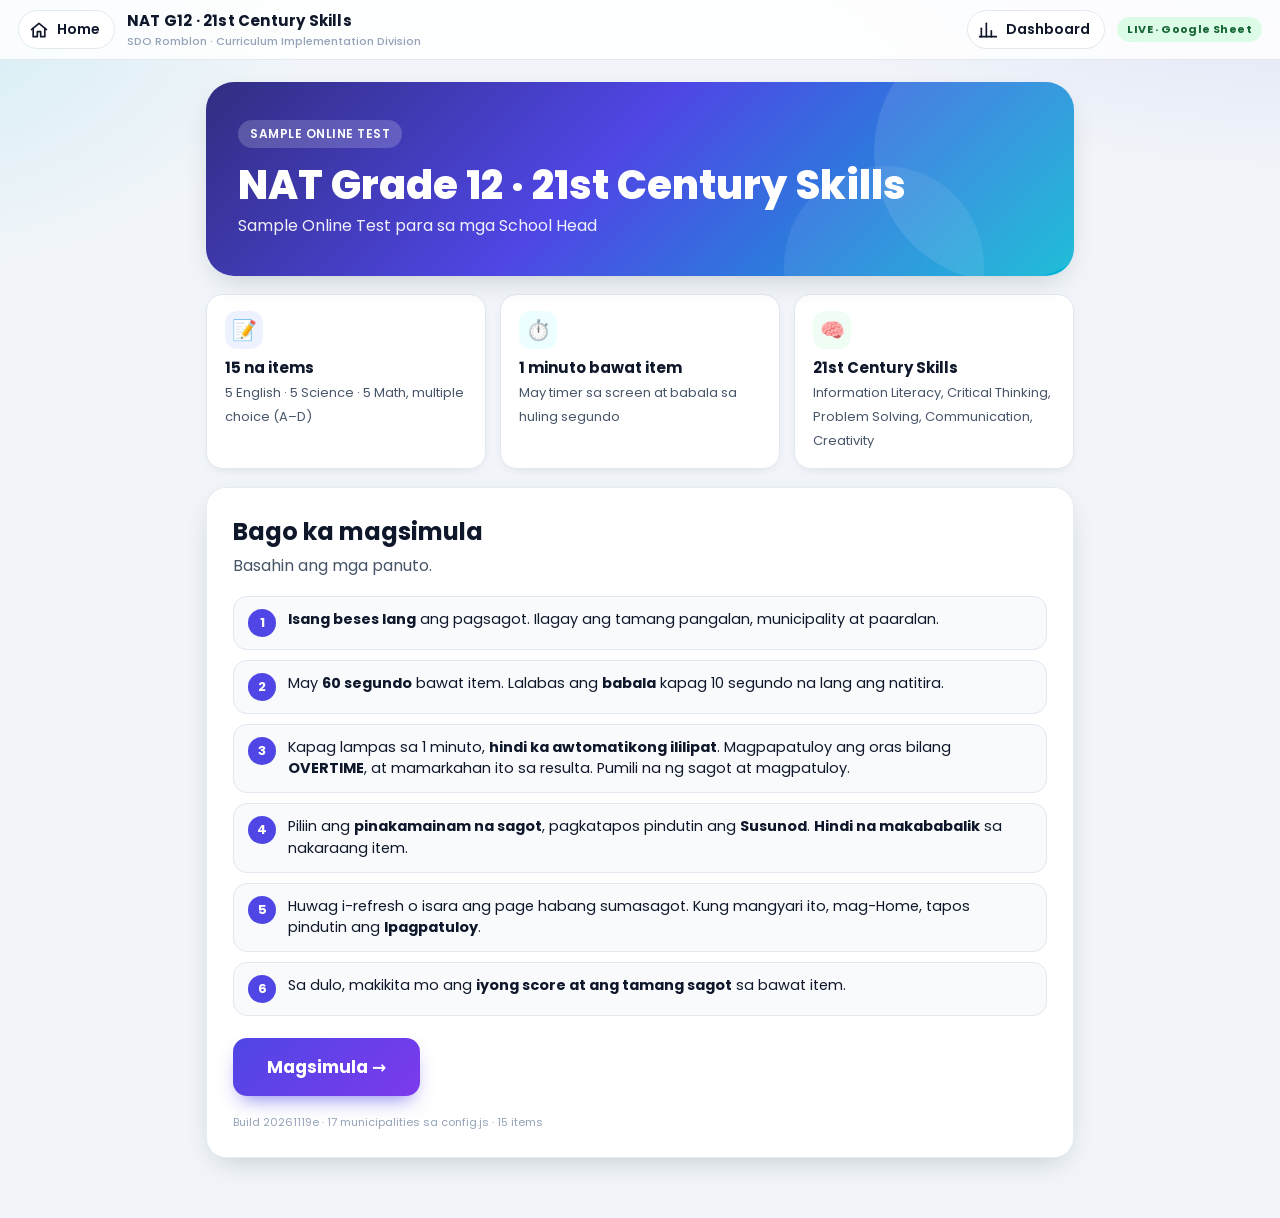
<file: index.html>
<!doctype html>
<html lang="fil">
<head>
<meta charset="utf-8">
<meta name="viewport" content="width=device-width,initial-scale=1">
<title>NAT Grade 12 · 21st Century Skills — Sample Online Test</title>
<link rel="stylesheet" href="style.css?v=20261119e">
</head>
<body>

<header class="topbar">
  <a class="home-btn" id="homeBtn" href="#" aria-label="Home">
    <svg viewBox="0 0 24 24" fill="none" stroke="currentColor" stroke-width="2" stroke-linecap="round" stroke-linejoin="round"><path d="M3 11.5 12 4l9 7.5"/><path d="M5 10v10h5v-6h4v6h5V10"/></svg>
    Home
  </a>
  <div class="brand">NAT G12 · 21st Century Skills<small id="evt"></small></div>
  <div class="spacer"></div>
  <a class="home-btn" id="facBtn" href="dashboard.html" title="Para sa facilitator (may PIN)">
    <svg viewBox="0 0 24 24" fill="none" stroke="currentColor" stroke-width="2" stroke-linecap="round" stroke-linejoin="round"><path d="M4 20V10"/><path d="M10 20V4"/><path d="M16 20v-7"/><path d="M22 20H2"/></svg>
    Dashboard
  </a>
  <span class="badge" id="modeBadge"></span>
</header>

<main class="wrap">

  <!-- ============ 1. INSTRUCTIONS (unang pahina) ============ -->
  <section id="s-intro">
    <div class="hero">
      <span class="tag" id="heroTag">SAMPLE ONLINE TEST</span>
      <h1 id="heroTitle"></h1>
      <p id="heroSub"></p>
    </div>

    <div class="grid3">
      <div class="mini"><div class="ico" style="background:#eef2ff">📝</div><b>15 na items</b><span>5 English · 5 Science · 5 Math, multiple choice (A–D)</span></div>
      <div class="mini"><div class="ico" style="background:#ecfeff">⏱️</div><b id="miniTime">1 minuto bawat item</b><span>May timer sa screen at babala sa huling segundo</span></div>
      <div class="mini"><div class="ico" style="background:#f0fdf4">🧠</div><b>21st Century Skills</b><span>Information Literacy, Critical Thinking, Problem Solving, Communication, Creativity</span></div>
    </div>

    <div class="card" style="margin-top:18px">
      <h2 style="margin:0 0 4px">Bago ka magsimula</h2>
      <p style="margin:0;color:var(--ink2)">Basahin ang mga panuto.</p>
      <ul class="rules">
        <li><i>1</i><div><b>Isang beses lang</b> ang pagsagot. Ilagay ang tamang pangalan, municipality at paaralan.</div></li>
        <li><i>2</i><div>May <b id="r60">60 segundo</b> bawat item. Lalabas ang <b>babala</b> kapag <span id="rWarn">10</span> segundo na lang ang natitira.</div></li>
        <li><i>3</i><div>Kapag lampas sa 1 minuto, <b>hindi ka awtomatikong ililipat</b>. Magpapatuloy ang oras bilang <b>OVERTIME</b>, at mamarkahan ito sa resulta. Pumili na ng sagot at magpatuloy.</div></li>
        <li><i>4</i><div>Piliin ang <b>pinakamainam na sagot</b>, pagkatapos pindutin ang <b>Susunod</b>. <b>Hindi na makababalik</b> sa nakaraang item.</div></li>
        <li><i>5</i><div>Huwag i-refresh o isara ang page habang sumasagot. Kung mangyari ito, mag-Home, tapos pindutin ang <b>Ipagpatuloy</b>.</div></li>
        <li><i>6</i><div>Sa dulo, makikita mo ang <b>iyong score at ang tamang sagot</b> sa bawat item.</div></li>
      </ul>

      <div id="resumeBox" class="hide" style="margin-top:18px;padding:16px;border-radius:16px;background:#fffbeb;border:1px solid #fde68a">
        <b>May hindi pa tapos na test:</b> <span id="resumeWho"></span>
        <div style="margin-top:10px;display:flex;gap:10px;flex-wrap:wrap">
          <button class="btn" id="btnResume">▶ Ipagpatuloy</button>
          <button class="btn ghost" id="btnDiscard">Magsimula ng bago</button>
        </div>
      </div>

      <div style="margin-top:22px"><button class="btn big" id="btnStart">Magsimula →</button></div>
      <p id="verTag" style="margin:18px 0 0;font-size:11px;color:#94a3b8"></p>
    </div>
  </section>

  <!-- ============ 2. REGISTRATION ============ -->
  <section id="s-reg" class="hide">
    <div class="card">
      <h2 style="margin:0 0 4px">Sino ka?</h2>
      <p style="margin:0 0 6px;color:var(--ink2)">Gagamitin ito para sa buod ng resulta ng buong klase, ayon sa municipality.</p>
      <div class="field"><label for="fName">Buong pangalan</label><input id="fName" autocomplete="name" placeholder="hal. Juan D. Dela Cruz"></div>
      <div class="field"><label for="fDistrict">Municipality</label><select id="fDistrict"><option value="">— Pumili ng municipality —</option></select></div>
      <div class="field"><label for="fSchool">Paaralan</label><input id="fSchool" placeholder="Pangalan ng paaralan"></div>
      <div class="err" id="regErr"></div>
      <div style="display:flex;gap:10px;margin-top:6px">
        <button class="btn ghost" id="btnBack">← Bumalik</button>
        <button class="btn green big" id="btnGo">Simulan ang test ▶</button>
      </div>
    </div>
  </section>

  <!-- ============ 3. TEST ============ -->
  <section id="s-test" class="hide">
    <div class="card">
      <div class="pips" id="pips"></div>
      <div class="thead">
        <span class="itemno" id="itemNo"></span>
        <span class="chip" id="chipSubj"></span>
        <div class="timer" id="timer">
          <div class="tlabel">Natitirang<br>oras</div>
          <div class="ring">
            <svg viewBox="0 0 80 80"><circle class="bg" cx="40" cy="40" r="34" fill="none" stroke-width="8"/><circle class="fg" id="ringFg" cx="40" cy="40" r="34" fill="none" stroke-width="8" stroke-linecap="round"/></svg>
            <div class="t" id="tText">1:00</div>
          </div>
        </div>
      </div>
      <div class="banner" id="banner"></div>
      <div class="skillrow" id="skillRow"></div>
      <div class="stem" id="stem"></div>
      <div class="opts" id="opts"></div>
      <div class="foot">
        <button class="btn" id="btnNext" disabled>Susunod →</button>
        <span class="hint" id="hint">Pumili muna ng sagot.</span>
      </div>
    </div>
  </section>

  <!-- ============ 4. RESULT ============ -->
  <section id="s-result" class="hide">
    <div class="card">
      <h2 style="margin:0 0 4px">Tapos na, <span id="resName"></span>! 🎉</h2>
      <p style="margin:0 0 18px;color:var(--ink2)">Naipadala na ang iyong sagot. Narito ang iyong score.</p>
      <div class="score">
        <div class="bigscore"><span id="resScore">0</span><small>/15</small></div>
        <div class="bars" id="resBars"></div>
      </div>
      <h3 style="margin:26px 0 4px">Ayon sa 21st Century Skill</h3>
      <div class="bars" id="resSkill"></div>
      <div style="margin-top:22px"><button class="btn ghost" id="btnNew">⌂ Tapos na, bumalik sa Home</button></div>
    </div>
    <h3 style="margin:26px 4px 0">Review: iyong sagot at ang tamang sagot</h3>
    <div id="review"></div>
  </section>
</main>

<div class="modal hide" id="mHome">
  <div class="box">
    <h3>Aalis ka ba sa test?</h3>
    <p style="margin:0;color:var(--ink2)">Tuloy pa rin ang takbo ng oras ng kasalukuyang item. Puwede kang bumalik at pindutin ang <b>Ipagpatuloy</b>.</p>
    <div class="row"><button class="btn ghost" id="mStay">Manatili</button><button class="btn" id="mLeave">Umalis</button></div>
  </div>
</div>

<script src="config.js?v=20261119e"></script>
<script src="items.js?v=20261119e"></script>
<script src="api.js?v=20261119e"></script>
<script>
(function(){
  const C = window.CONFIG, ITEMS = window.ITEMS, N = ITEMS.length, KEY = "nat21_state_v1";
  const $ = id => document.getElementById(id);
  let st = null, tick = null, queue = Promise.resolve();

  /* ---------- setup ---------- */
  $("evt").textContent = C.EVENT;
  $("heroTitle").textContent = C.TITLE;
  $("heroSub").textContent = C.SUBTITLE;
  $("miniTime").textContent = (C.SECONDS_PER_ITEM === 60 ? "1 minuto" : C.SECONDS_PER_ITEM + " segundo") + " bawat item";
  $("r60").textContent = C.SECONDS_PER_ITEM + " segundo";
  $("rWarn").textContent = C.WARN_AT;
  const mb = $("modeBadge");
  mb.textContent = Api.mode === "live" ? "LIVE · Google Sheet" : "DEMO MODE";
  mb.className = "badge " + (Api.mode === "live" ? "live" : "demo");
  $("verTag").textContent = "Build 20261119e · " + C.DISTRICTS.length + " municipalities sa config.js · " + window.ITEMS.length + " items";
  C.DISTRICTS.forEach(d => { const o = document.createElement("option"); o.value = o.textContent = d; $("fDistrict").appendChild(o); });

  function save(){ localStorage.setItem(KEY, JSON.stringify(st)); }
  function load(){ try { st = JSON.parse(localStorage.getItem(KEY) || "null"); } catch(e){ st = null; } }
  function show(id){
    ["s-intro","s-reg","s-test","s-result"].forEach(s => $(s).classList.toggle("hide", s !== id));
    window.scrollTo(0,0);
    if (id !== "s-test") stopTick();
  }
  function enqueue(ev){ queue = queue.then(() => Api.sendRetry(ev, 4)); return queue; }
  function progressEv(){
    return { event:"progress", id:st.id, name:st.name, school:st.school, district:st.district, current:st.idx, answers:st.answers, times:st.times, score:Api.scoreOf(st.answers).total };
  }

  /* ---------- intro / resume ---------- */
  /* Ipadala ulit sa Google Sheet ang mga sagot na hindi pa nakarating (hal. sinagutan bago naka-set ang URL) */
  function resyncIfNeeded(){
    if (Api.mode !== "live" || !st || st.liveSent) return;
    st.liveSent = true; save();
    enqueue({ event:"register", id:st.id, name:st.name, school:st.school, district:st.district });
    if (st.phase === "done") {
      const sc = Api.scoreOf(st.answers);
      enqueue({ event:"finish", id:st.id, name:st.name, school:st.school, district:st.district, answers:st.answers, times:st.times,
                score:sc.total, eng:sc.by.English, sci:sc.by.Science, math:sc.by.Math,
                totalSecs:st.times.reduce((a, b) => a + (b || 0), 0) });
    } else enqueue(progressEv());
  }

  function refreshIntro(){
    load(); resyncIfNeeded();
    const box = $("resumeBox");
    if (st && st.phase === "test") {
      box.classList.remove("hide");
      $("resumeWho").textContent = st.name + " (item " + (st.idx+1) + " ng " + N + ")";
    } else if (st && st.phase === "done") {
      box.classList.remove("hide");
      $("resumeWho").textContent = st.name + " (tapos na, makikita ang resulta)";
      $("btnResume").textContent = "Tingnan ang resulta";
    } else box.classList.add("hide");
    show("s-intro");
  }
  $("btnStart").onclick = () => show("s-reg");
  $("btnBack").onclick = () => show("s-intro");
  $("btnDiscard").onclick = () => { localStorage.removeItem(KEY); st = null; $("btnResume").textContent = "▶ Ipagpatuloy"; refreshIntro(); };
  $("btnResume").onclick = () => { if (!st) return; if (st.phase === "done") renderResult(); else { show("s-test"); renderItem(); startTick(); } };
  $("btnNew").onclick = () => { localStorage.removeItem(KEY); st = null; $("btnResume").textContent = "▶ Ipagpatuloy"; refreshIntro(); };

  /* Home button: may kumpirmasyon habang nasa test */
  $("homeBtn").onclick = e => {
    e.preventDefault();
    if (!$("s-test").classList.contains("hide")) $("mHome").classList.remove("hide");
    else refreshIntro();
  };
  $("mStay").onclick = () => $("mHome").classList.add("hide");
  $("mLeave").onclick = () => { $("mHome").classList.add("hide"); refreshIntro(); };

  /* ---------- register & start ---------- */
  $("btnGo").onclick = () => {
    const name = $("fName").value.trim(), district = $("fDistrict").value, school = $("fSchool").value.trim();
    if (name.length < 3) return $("regErr").textContent = "Ilagay ang buong pangalan.";
    if (!district) return $("regErr").textContent = "Pumili ng municipality.";
    if (school.length < 3) return $("regErr").textContent = "Ilagay ang pangalan ng paaralan.";
    $("regErr").textContent = "";
    const id = "P" + Date.now().toString(36) + Math.random().toString(36).slice(2,6);
    st = { id, name, school, district, phase:"test", idx:0, answers:Array(N).fill(""), times:Array(N).fill(null), itemStart:Date.now(), startedAt:Date.now() };
    st.liveSent = true; save();
    enqueue({ event:"register", id, name, school, district });
    enqueue(progressEv());
    show("s-test"); renderItem(); startTick();
  };

  /* ---------- render item ---------- */
  function renderItem(){
    const i = st.idx, it = ITEMS[i];
    $("pips").innerHTML = ITEMS.map((_, k) => `<div class="pip ${k < i ? "done" : k === i ? "cur" : ""}"></div>`).join("");
    $("itemNo").textContent = `Item ${i+1} ng ${N}`;
    const cs = $("chipSubj"); cs.textContent = it.subject === "Math" ? "Mathematics" : it.subject; cs.className = "chip " + it.subject;
    $("skillRow").innerHTML = `<span class="chip soft">21st Century Skill: ${it.skill}</span><span class="chip soft">Sub-skill: ${it.subskill}</span><span class="chip soft">Content: ${it.content}</span>`;
    $("stem").innerHTML = it.stem;
    $("opts").innerHTML = it.options.map((t, k) => {
      const L = "ABCD"[k];
      return `<button class="opt ${st.answers[i] === L ? "sel" : ""}" data-l="${L}"><span class="L">${L}</span><span>${t}</span></button>`;
    }).join("");
    document.querySelectorAll(".opt").forEach(b => b.onclick = () => choose(b.dataset.l));
    const last = i === N - 1;
    $("btnNext").textContent = last ? "Isumite ang test ✓" : "Susunod →";
    $("btnNext").disabled = !st.answers[i];
    $("hint").textContent = st.answers[i] ? "Puwede mo pang baguhin ang sagot bago pindutin ang Susunod." : "Pumili muna ng sagot.";
    tickOnce();
  }

  function choose(L){
    st.answers[st.idx] = L; save();
    document.querySelectorAll(".opt").forEach(b => b.classList.toggle("sel", b.dataset.l === L));
    $("btnNext").disabled = false;
    $("hint").textContent = "Puwede mo pang baguhin ang sagot bago pindutin ang Susunod.";
    enqueue(progressEv());              // para makita agad sa live dashboard
  }

  $("btnNext").onclick = () => {
    if (!st.answers[st.idx]) return;
    const i = st.idx;
    st.times[i] = Math.round((Date.now() - st.itemStart) / 1000);
    if (i === N - 1) return finish();
    st.idx++; st.itemStart = Date.now(); save();
    enqueue(progressEv());
    renderItem();
  };

  /* ---------- timer ---------- */
  function startTick(){ stopTick(); tick = setInterval(tickOnce, 250); }
  function stopTick(){ if (tick) clearInterval(tick); tick = null; }
  function fmt(s){ s = Math.max(0, s); return Math.floor(s/60) + ":" + String(s%60).padStart(2,"0"); }
  function tickOnce(){
    if (!st || st.phase !== "test") return;
    const total = C.SECONDS_PER_ITEM;
    const elapsed = (Date.now() - st.itemStart) / 1000;
    const left = Math.ceil(total - elapsed);
    const box = $("timer"), banner = $("banner"), txt = $("tText"), fg = $("ringFg");
    const CIRC = 2 * Math.PI * 34;
    fg.style.strokeDasharray = CIRC;
    fg.style.strokeDashoffset = CIRC * (1 - Math.max(0, Math.min(1, (total - elapsed) / total)));
    box.classList.remove("caution","warn","over");
    banner.className = "banner";
    if (left > C.CAUTION_AT) { txt.textContent = fmt(left); banner.textContent = ""; }
    else if (left > C.WARN_AT) {
      box.classList.add("caution"); txt.textContent = fmt(left);
      banner.className = "banner caution"; banner.textContent = "⏳ Malapit nang maubos ang 1 minuto para sa item na ito.";
    } else if (left > 0) {
      box.classList.add("warn"); txt.textContent = fmt(left);
      banner.className = "banner warn"; banner.textContent = "⏰ " + left + " segundo na lang! Pumili na ng sagot.";
    } else {
      box.classList.add("over"); txt.textContent = "+" + Math.round(-left);
      banner.className = "banner over"; banner.textContent = "⚠️ OVERTIME: lampas na sa " + total + " segundo. Pumili ng sagot at pindutin ang Susunod.";
    }
  }

  /* ---------- finish & result ---------- */
  function finish(){
    stopTick();
    const sc = Api.scoreOf(st.answers);
    st.phase = "done"; st.score = sc.total; st.by = sc.by;
    st.totalSecs = st.times.reduce((a, b) => a + (b || 0), 0);
    save();
    enqueue({ event:"finish", id:st.id, name:st.name, school:st.school, district:st.district, answers:st.answers, times:st.times, score:sc.total,
              eng:sc.by.English, sci:sc.by.Science, math:sc.by.Math, totalSecs:st.totalSecs });
    renderResult();
  }

  function barHTML(label, val, max, color){
    const pct = Math.round(val / max * 100);
    return `<div class="bar"><div class="lbl"><span>${label}</span><span>${val}/${max} · ${pct}%</span></div><div class="tr"><div class="fl" style="width:${pct}%;background:${color}"></div></div></div>`;
  }
  function renderResult(){
    show("s-result");
    $("resName").textContent = st.name.split(" ")[0];
    const sc = Api.scoreOf(st.answers);
    $("resScore").textContent = sc.total;
    const col = { English:"var(--eng)", Science:"var(--sci)", Math:"var(--mat)" };
    $("resBars").innerHTML = window.SUBJECTS.map(s => barHTML(s === "Math" ? "Mathematics" : s, sc.by[s], ITEMS.filter(x => x.subject === s).length, col[s])).join("");
    const skills = {};
    ITEMS.forEach((it, i) => { const k = skills[it.skill] = skills[it.skill] || { c:0, n:0 }; k.n++; if (st.answers[i] === it.key) k.c++; });
    $("resSkill").innerHTML = Object.keys(skills).map(k => barHTML(k, skills[k].c, skills[k].n, "var(--brand)")).join("");
    $("review").innerHTML = ITEMS.map((it, i) => {
      const a = st.answers[i], ok = a === it.key, t = st.times[i];
      const ot = t != null && t > C.SECONDS_PER_ITEM;
      const txt = L => L ? `${L}. ${it.options["ABCD".indexOf(L)]}` : "(walang sagot)";
      return `<div class="rev ${ok ? "ok" : "no"}"><h4><span class="chip ${it.subject}">${it.subject}</span> Item ${i+1} · ${it.skill}
        <span class="tag ${ok ? "ok" : "no"}">${ok ? "TAMA" : "MALI"}</span>${ot ? `<span class="tag ot">OVERTIME ${t}s</span>` : (t != null ? `<span class="tag" style="background:#eef2ff;color:#3730a3">${t}s</span>` : "")}</h4>
        <p><b>Tanong:</b> ${it.q}</p>
        <p><b>Sagot mo:</b> ${txt(a)}</p>
        ${ok ? "" : `<p><b>Tamang sagot:</b> ${txt(it.key)}</p>`}
        <div class="why">💡 ${it.why}</div></div>`;
    }).join("");
  }

  refreshIntro();
})();
</script>
</body>
</html>
</file>
<file: style.css>
@import url('https://fonts.googleapis.com/css2?family=Poppins:wght@400;500;600;700;800&display=swap');

:root{
  --ink:#0f172a; --ink2:#475569; --mute:#94a3b8; --line:#e2e8f0; --bg:#f1f5f9; --card:#ffffff;
  --brand:#4f46e5; --brand2:#06b6d4; --ok:#16a34a; --bad:#dc2626; --warn:#f59e0b;
  --eng:#7c3aed; --sci:#0d9488; --mat:#ea580c;
  --r:20px; --shadow:0 10px 30px -12px rgba(15,23,42,.25);
}
*{box-sizing:border-box}
html,body{margin:0}
body{font-family:'Poppins',system-ui,-apple-system,'Segoe UI',Roboto,sans-serif;color:var(--ink);background:var(--bg);
  background-image:radial-gradient(900px 500px at 100% -10%,rgba(79,70,229,.14),transparent 60%),radial-gradient(800px 500px at -10% 0%,rgba(6,182,212,.14),transparent 55%);
  min-height:100vh;line-height:1.5}
button{font-family:inherit;cursor:pointer}
.hide{display:none!important}

/* ---------- top bar ---------- */
.topbar{position:sticky;top:0;z-index:30;display:flex;align-items:center;gap:12px;padding:10px 18px;
  background:rgba(255,255,255,.85);backdrop-filter:blur(10px);border-bottom:1px solid var(--line)}
.home-btn{display:inline-flex;align-items:center;gap:8px;border:1px solid var(--line);background:#fff;color:var(--ink);
  padding:8px 14px 8px 10px;border-radius:999px;font-weight:600;font-size:14px;text-decoration:none;transition:.15s}
.home-btn:hover{background:var(--brand);color:#fff;border-color:var(--brand)}
.home-btn svg{width:20px;height:20px}
.brand{font-weight:700;font-size:15px;color:var(--ink);letter-spacing:.2px}
.brand small{display:block;font-weight:500;color:var(--mute);font-size:11px;letter-spacing:0}
.spacer{flex:1}
.badge{font-size:11px;font-weight:700;padding:4px 10px;border-radius:999px;letter-spacing:.4px}
.badge.demo{background:#fef3c7;color:#92400e}
.badge.live{background:#dcfce7;color:#166534}

.wrap{max-width:900px;margin:0 auto;padding:22px 16px 60px}
.card{background:var(--card);border-radius:var(--r);box-shadow:var(--shadow);padding:26px;border:1px solid rgba(226,232,240,.8)}

/* ---------- hero ---------- */
.hero{position:relative;overflow:hidden;border-radius:28px;padding:38px 32px;color:#fff;
  background:linear-gradient(135deg,#312e81 0%,#4f46e5 45%,#06b6d4 100%);box-shadow:var(--shadow)}
.hero:after{content:"";position:absolute;right:-60px;top:-60px;width:260px;height:260px;border-radius:50%;background:rgba(255,255,255,.1)}
.hero:before{content:"";position:absolute;right:90px;bottom:-90px;width:200px;height:200px;border-radius:50%;background:rgba(255,255,255,.08)}
.hero .tag{display:inline-block;background:rgba(255,255,255,.18);padding:5px 12px;border-radius:999px;font-size:12px;font-weight:600;letter-spacing:.5px}
.hero h1{margin:14px 0 6px;font-size:clamp(26px,5vw,40px);line-height:1.15;font-weight:800}
.hero p{margin:0;opacity:.92;max-width:560px}

.grid3{display:grid;grid-template-columns:repeat(auto-fit,minmax(210px,1fr));gap:14px;margin-top:18px}
.mini{background:#fff;border-radius:16px;padding:16px 18px;border:1px solid var(--line);box-shadow:0 4px 14px -8px rgba(15,23,42,.2)}
.mini .ico{width:38px;height:38px;border-radius:12px;display:grid;place-items:center;font-size:20px;margin-bottom:8px}
.mini b{display:block;font-size:15px}
.mini span{font-size:13px;color:var(--ink2)}

.rules{margin:18px 0 0;padding:0;list-style:none;display:grid;gap:10px}
.rules li{display:flex;gap:12px;align-items:flex-start;padding:12px 14px;border-radius:14px;background:#f8fafc;border:1px solid var(--line);font-size:14.5px}
.rules li i{font-style:normal;flex:0 0 28px;height:28px;border-radius:50%;background:var(--brand);color:#fff;display:grid;place-items:center;font-weight:700;font-size:13px}

.btn{border:0;border-radius:14px;padding:14px 26px;font-size:16px;font-weight:700;color:#fff;
  background:linear-gradient(135deg,var(--brand),#7c3aed);box-shadow:0 10px 20px -8px rgba(79,70,229,.7);transition:.15s}
.btn:hover{transform:translateY(-1px)}
.btn:disabled{background:#cbd5e1;box-shadow:none;cursor:not-allowed;transform:none}
.btn.ghost{background:#fff;color:var(--ink);border:1px solid var(--line);box-shadow:none}
.btn.big{padding:16px 34px;font-size:17px}
.btn.green{background:linear-gradient(135deg,#16a34a,#0d9488);box-shadow:0 10px 20px -8px rgba(22,163,74,.7)}

/* ---------- form ---------- */
.field{margin:14px 0}
.field label{display:block;font-weight:600;font-size:14px;margin-bottom:6px}
.field input,.field select{width:100%;padding:13px 14px;font:inherit;border:1.5px solid var(--line);border-radius:12px;background:#fff;color:var(--ink)}
.field input:focus,.field select:focus{outline:none;border-color:var(--brand);box-shadow:0 0 0 4px rgba(79,70,229,.15)}
.err{color:var(--bad);font-size:13px;margin-top:6px;min-height:18px}

/* ---------- test ---------- */
.pips{display:flex;gap:5px;margin-bottom:14px}
.pip{flex:1;height:7px;border-radius:99px;background:#dbe3ee}
.pip.done{background:var(--brand)}
.pip.cur{background:var(--brand2);box-shadow:0 0 0 3px rgba(6,182,212,.25)}
.thead{display:flex;align-items:center;gap:14px;flex-wrap:wrap;margin-bottom:6px}
.chip{display:inline-block;padding:5px 12px;border-radius:999px;font-size:12px;font-weight:700;color:#fff}
.chip.English{background:var(--eng)} .chip.Science{background:var(--sci)} .chip.Math{background:var(--mat)}
.chip.soft{background:#eef2ff;color:#3730a3;font-weight:600}
.itemno{font-weight:700;color:var(--ink2);font-size:14px}

.timer{margin-left:auto;display:flex;align-items:center;gap:10px}
.ring{position:relative;width:74px;height:74px}
.ring svg{width:74px;height:74px;transform:rotate(-90deg)}
.ring .bg{stroke:#e2e8f0}
.ring .fg{stroke:var(--ok);transition:stroke-dashoffset .25s linear,stroke .3s}
.ring .t{position:absolute;inset:0;display:grid;place-items:center;font-weight:800;font-size:17px;font-variant-numeric:tabular-nums}
.timer.caution .fg{stroke:var(--warn)} .timer.caution .t{color:#b45309}
.timer.warn .fg{stroke:var(--bad)} .timer.warn .t{color:var(--bad)} .timer.warn .ring{animation:pulse .7s infinite}
.timer.over .fg{stroke:var(--bad)} .timer.over .t{color:#fff;background:var(--bad);border-radius:50%;font-size:14px}
@keyframes pulse{0%,100%{transform:scale(1)}50%{transform:scale(1.09)}}
.tlabel{font-size:11px;font-weight:600;color:var(--mute);text-transform:uppercase;letter-spacing:.5px;text-align:right}

.banner{position:fixed;left:50%;bottom:22px;transform:translateX(-50%);z-index:40;width:min(680px,calc(100vw - 28px));text-align:center;
  padding:14px 18px;border-radius:16px;font-weight:700;font-size:15px;display:none;box-shadow:0 16px 36px -12px rgba(15,23,42,.45)}
.banner.caution{display:block;background:#fffbeb;color:#92400e;border:1px solid #fde68a}
.banner.warn{display:block;background:#fef2f2;color:#991b1b;border:1px solid #fecaca;animation:shake .5s}
.banner.over{display:block;background:#7f1d1d;color:#fff}
@keyframes shake{0%,100%{margin-left:0}25%{margin-left:-6px}75%{margin-left:6px}}

.skillrow{display:flex;gap:8px;flex-wrap:wrap;margin:12px 0 4px}
.stem{font-size:16.5px;margin-top:8px}
.stem p{margin:10px 0}
.stem .q{font-weight:700}
.stem blockquote{margin:12px 0;padding:12px 16px;border-left:4px solid var(--brand2);background:#f0f9ff;border-radius:0 12px 12px 0;font-style:italic}
.stem .two{display:grid;grid-template-columns:1fr 1fr;gap:12px}
.stem .two>div{background:#f8fafc;border:1px solid var(--line);border-radius:14px;padding:6px 14px}
@media(max-width:640px){.stem .two{grid-template-columns:1fr}}
table.dt{border-collapse:collapse;width:100%;margin:10px 0;font-size:14px;display:block;overflow-x:auto}
table.dt th{background:#eef2ff;color:#3730a3;text-align:left;padding:8px 10px;font-weight:700;white-space:nowrap}
table.dt td{padding:8px 10px;border-top:1px solid var(--line)}
table.dt.tight td,table.dt.tight th{text-align:center;padding:7px 8px}
table.dt.tight td:first-child,table.dt.tight th:first-child{text-align:left;font-weight:600}

.opts{display:grid;gap:10px;margin-top:16px}
.opt{display:flex;gap:14px;align-items:flex-start;text-align:left;width:100%;padding:14px 16px;border:2px solid var(--line);border-radius:16px;background:#fff;font-size:15.5px;color:var(--ink);transition:.12s}
.opt:hover{border-color:#a5b4fc;background:#f8faff}
.opt .L{flex:0 0 34px;height:34px;border-radius:50%;display:grid;place-items:center;font-weight:800;background:#eef2ff;color:#3730a3}
.opt.sel{border-color:var(--brand);background:#eef2ff;box-shadow:0 0 0 4px rgba(79,70,229,.14)}
.opt.sel .L{background:var(--brand);color:#fff}
.foot{display:flex;align-items:center;gap:12px;margin-top:20px}
.foot .hint{font-size:13px;color:var(--mute)}

/* ---------- result ---------- */
.score{display:flex;align-items:center;gap:26px;flex-wrap:wrap}
.bigscore{font-size:74px;font-weight:800;line-height:1;background:linear-gradient(135deg,var(--brand),var(--brand2));-webkit-background-clip:text;background-clip:text;color:transparent}
.bigscore small{font-size:28px;color:var(--mute);-webkit-text-fill-color:var(--mute)}
.bars{flex:1;min-width:240px;display:grid;gap:10px}
.bar .lbl{display:flex;justify-content:space-between;font-size:13px;font-weight:600;margin-bottom:4px}
.bar .tr{height:12px;border-radius:99px;background:#e2e8f0;overflow:hidden}
.bar .fl{height:100%;border-radius:99px}
.rev{margin-top:14px;border:1px solid var(--line);border-radius:16px;padding:14px 16px;background:#fff}
.rev.ok{border-left:6px solid var(--ok)} .rev.no{border-left:6px solid var(--bad)}
.rev h4{margin:0 0 4px;font-size:14px;display:flex;gap:8px;align-items:center;flex-wrap:wrap}
.rev p{margin:4px 0;font-size:14px;color:var(--ink2)}
.rev .why{background:#f8fafc;border-radius:10px;padding:8px 12px;margin-top:6px}
.tag{font-size:11px;font-weight:700;padding:3px 9px;border-radius:99px}
.tag.ok{background:#dcfce7;color:#166534} .tag.no{background:#fee2e2;color:#991b1b} .tag.ot{background:#fef3c7;color:#92400e}

/* ---------- modal ---------- */
.modal{position:fixed;inset:0;background:rgba(15,23,42,.55);display:grid;place-items:center;z-index:100;padding:16px}
.modal .box{background:#fff;border-radius:22px;padding:26px;max-width:420px;width:100%;box-shadow:var(--shadow)}
.modal h3{margin:0 0 8px}
.modal .row{display:flex;gap:10px;justify-content:flex-end;margin-top:18px}
</file>
